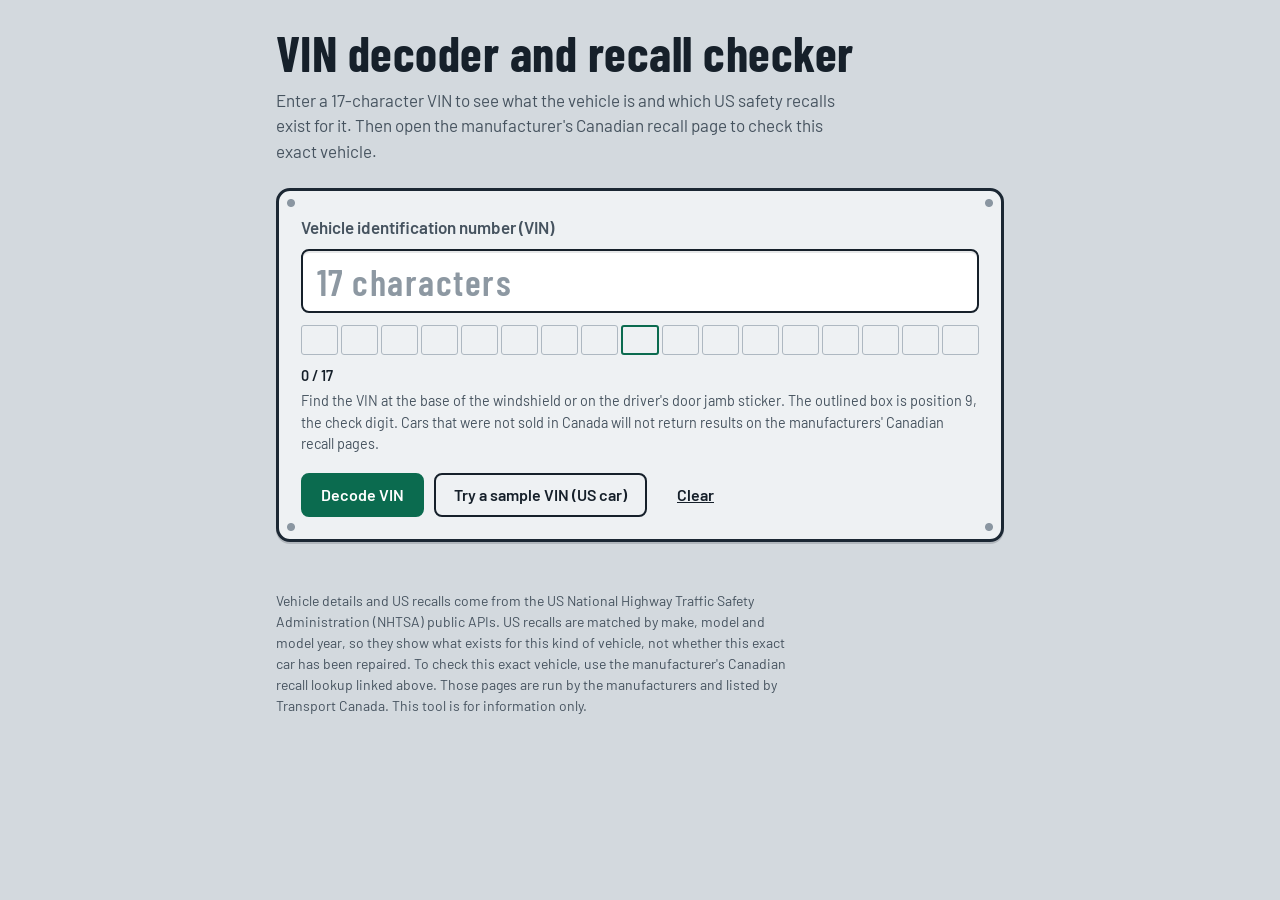
<file: index.html>
<!DOCTYPE html>
<html lang="en">
<head>
  <meta charset="utf-8">
  <meta name="viewport" content="width=device-width, initial-scale=1">
  <title>VIN Decoder and Recall Checker</title>
  <meta name="description" content="Decode a 17-character VIN, see US safety recalls for the vehicle, and jump to Transport Canada's official recall lookup.">
  <link rel="preconnect" href="https://fonts.googleapis.com">
  <link rel="preconnect" href="https://fonts.gstatic.com" crossorigin>
  <link href="https://fonts.googleapis.com/css2?family=Barlow+Condensed:wght@600;700&family=Barlow:wght@400;500;600&display=swap" rel="stylesheet">
  <link rel="stylesheet" href="style.css">
</head>
<body>
  <div class="page">

    <header class="masthead">
      <h1>VIN decoder and recall checker</h1>
      <p>Enter a 17-character VIN to see what the vehicle is and which US safety recalls exist for it. Then open the manufacturer's Canadian recall page to check this exact vehicle.</p>
    </header>

    <main>
      <section class="plate" aria-labelledby="vin-label">
        <form id="vin-form" novalidate autocomplete="off">
          <label id="vin-label" for="vin-input">Vehicle identification number (VIN)</label>
          <input
            id="vin-input"
            name="vin"
            type="text"
            autocapitalize="characters"
            autocorrect="off"
            spellcheck="false"
            placeholder="17 characters"
            aria-describedby="vin-count vin-help">

          <div class="cells" id="cells" aria-hidden="true"></div>

          <p class="plate-meta">
            <span id="vin-count" class="count">0 / 17</span>
            <span id="vin-help">Find the VIN at the base of the windshield or on the driver's door jamb sticker. The outlined box is position 9, the check digit. Cars that were not sold in Canada will not return results on the manufacturers' Canadian recall pages.</span>
          </p>

          <div class="actions">
            <button type="submit" class="btn primary" id="decode-btn">Decode VIN</button>
            <button type="button" class="btn" id="example-btn">Try a sample VIN (US car)</button>
            <button type="button" class="btn quiet" id="clear-btn">Clear</button>
          </div>
        </form>
      </section>

      <div id="status" class="status" role="status" aria-live="polite"></div>

      <div id="results" hidden>
        <div class="actions toolbar">
          <button type="button" class="btn" id="copy-report-btn">Copy report</button>
          <button type="button" class="btn" id="print-btn">Print</button>
        </div>

        <section id="vehicle" class="section" aria-labelledby="vehicle-title"></section>
        <section id="recalls" class="section" aria-labelledby="recalls-title"></section>
        <section id="canada" class="section" aria-labelledby="canada-title"></section>
      </div>
    </main>

    <footer class="footer">
      <p>Vehicle details and US recalls come from the US National Highway Traffic Safety Administration (NHTSA) public APIs. US recalls are matched by make, model and model year, so they show what exists for this kind of vehicle, not whether this exact car has been repaired. To check this exact vehicle, use the manufacturer's Canadian recall lookup linked above. Those pages are run by the manufacturers and listed by Transport Canada. This tool is for information only.</p>
    </footer>

  </div>
  <script src="script.js"></script>
</body>
</html>
</file>
<file: style.css>
/* VIN Decoder and Recall Checker
   Design idea: the VIN input is a riveted steel plate, like the one on a real car.
   Everything else stays quiet so the plate is the one memorable thing. */

:root {
  --steel: #d3d9de;
  --plate: #eef1f3;
  --edge: #1b2733;
  --ink: #16202a;
  --ink-soft: #46535f;
  --line: #aeb8c1;
  --green: #0b6b4f;
  --amber: #7a4a00;
  --amber-bg: #fbefd9;
  --alert: #a32119;
  --alert-bg: #fbe4e1;

  --display: "Barlow Condensed", "Arial Narrow", Arial, sans-serif;
  --body: "Barlow", system-ui, -apple-system, "Segoe UI", Roboto, Arial, sans-serif;
}

*, *::before, *::after { box-sizing: border-box; }

html { scroll-behavior: smooth; }

body {
  margin: 0;
  background: var(--steel);
  color: var(--ink);
  font-family: var(--body);
  font-size: 1.0625rem;
  line-height: 1.5;
}

.page {
  max-width: 760px;
  margin: 0 auto;
  padding: 28px 16px 72px;
}

/* ---------- Masthead ---------- */

.masthead h1 {
  margin: 0 0 10px;
  font-family: var(--display);
  font-weight: 700;
  font-size: clamp(2.1rem, 7vw, 3.1rem);
  line-height: 1;
  letter-spacing: 0.01em;
}

.masthead p {
  margin: 0 0 24px;
  max-width: 58ch;
  color: var(--ink-soft);
}

/* ---------- The plate ---------- */

.plate {
  position: relative;
  padding: 24px 22px 22px;
  border: 3px solid var(--edge);
  border-radius: 14px;
  background:
    radial-gradient(circle at 12px 12px, #8a96a1 0 3.5px, transparent 4.5px),
    radial-gradient(circle at calc(100% - 12px) 12px, #8a96a1 0 3.5px, transparent 4.5px),
    radial-gradient(circle at 12px calc(100% - 12px), #8a96a1 0 3.5px, transparent 4.5px),
    radial-gradient(circle at calc(100% - 12px) calc(100% - 12px), #8a96a1 0 3.5px, transparent 4.5px),
    var(--plate);
  box-shadow: 0 2px 0 rgba(22, 32, 42, 0.18);
}

.plate label {
  display: block;
  margin-bottom: 8px;
  font-weight: 600;
  color: var(--ink-soft);
}

#vin-input {
  width: 100%;
  padding: 8px 14px;
  border: 2px solid var(--ink);
  border-radius: 8px;
  background: #fff;
  color: var(--ink);
  font-family: var(--display);
  font-weight: 700;
  font-size: clamp(1.5rem, 6.4vw, 2.3rem);
  letter-spacing: 0.08em;
  text-transform: uppercase;
  box-shadow: inset 0 2px 0 rgba(22, 32, 42, 0.1);
}

#vin-input::placeholder {
  color: #8d98a2;
  font-weight: 600;
  letter-spacing: 0.04em;
  text-transform: none;
}

/* The 17 character slots under the input */

.cells {
  display: grid;
  grid-template-columns: repeat(17, 1fr);
  gap: 3px;
  margin-top: 12px;
}

.cell {
  display: flex;
  align-items: center;
  justify-content: center;
  height: 30px;
  border: 1.5px solid var(--line);
  border-radius: 3px;
  background: transparent;
  font-family: var(--display);
  font-weight: 700;
  font-size: clamp(0.75rem, 3vw, 1.05rem);
  line-height: 1;
}

.cell.check { border-color: var(--green); border-width: 2px; }
.cell.filled { border-color: var(--ink); background: #fff; }
.cell.filled.check { border-color: var(--green); }
.cell.bad { border-color: var(--alert); background: var(--alert-bg); color: var(--alert); }

.plate-meta {
  display: flex;
  flex-wrap: wrap;
  gap: 4px 14px;
  margin: 10px 0 18px;
  font-size: 0.9rem;
  color: var(--ink-soft);
}

.count { font-weight: 600; color: var(--ink); }
.count.over { color: var(--alert); }

/* ---------- Buttons ---------- */

.actions {
  display: flex;
  flex-wrap: wrap;
  gap: 10px;
}

.btn {
  min-height: 44px;
  padding: 10px 18px;
  border: 2px solid var(--ink);
  border-radius: 8px;
  background: transparent;
  color: var(--ink);
  font-family: var(--body);
  font-weight: 600;
  font-size: 1rem;
  line-height: 1.2;
  text-decoration: none;
  display: inline-flex;
  align-items: center;
  justify-content: center;
  cursor: pointer;
}

.btn:hover { background: rgba(22, 32, 42, 0.07); }

.btn.primary { background: var(--green); border-color: var(--green); color: #fff; }
.btn.primary:hover { background: #095a42; }

.btn.quiet { border-color: transparent; text-decoration: underline; }

.btn:disabled { opacity: 0.55; cursor: progress; }

:focus-visible { outline: 3px solid var(--green); outline-offset: 2px; }
.btn.primary:focus-visible { outline-color: var(--ink); }

/* ---------- Status messages ---------- */

.status {
  margin: 18px 0 0;
  padding: 12px 14px;
  border-left: 5px solid var(--ink-soft);
  background: rgba(255, 255, 255, 0.6);
}

.status:empty { display: none; }
.status.error { border-left-color: var(--alert); background: var(--alert-bg); }

/* ---------- Results ---------- */

.toolbar { margin-top: 22px; }

.section {
  margin-top: 30px;
  padding-top: 12px;
  border-top: 3px solid var(--ink);
}

.section h2 {
  margin: 0 0 8px;
  font-family: var(--display);
  font-weight: 700;
  font-size: 1.75rem;
  line-height: 1.1;
}

.section > p { max-width: 62ch; margin: 0 0 14px; color: var(--ink-soft); }

.notice {
  margin: 0 0 14px;
  padding: 10px 14px;
  border-left: 5px solid var(--amber);
  background: var(--amber-bg);
  color: var(--amber);
  font-weight: 500;
}

/* Vehicle spec sheet */

.specs {
  display: grid;
  grid-template-columns: repeat(auto-fit, minmax(230px, 1fr));
  gap: 0 32px;
  margin: 0;
}

.specs > div {
  padding: 9px 0;
  border-bottom: 1px solid var(--line);
}

.specs dt { font-size: 0.875rem; color: var(--ink-soft); }
.specs dd { margin: 0; font-size: 1.15rem; font-weight: 600; }

.vehicle-title {
  margin: 0 0 6px;
  font-family: var(--display);
  font-weight: 700;
  font-size: clamp(1.7rem, 5.5vw, 2.3rem);
  line-height: 1.05;
}

/* Recalls */

.recall-list { margin: 0; padding: 0; list-style: none; }

.recall {
  margin: 0 0 10px;
  border: 1px solid var(--line);
  border-left: 5px solid var(--amber);
  border-radius: 6px;
  background: rgba(255, 255, 255, 0.7);
}

.recall summary {
  padding: 12px 14px;
  cursor: pointer;
  list-style-position: inside;
}

.recall .component { font-weight: 600; }
.recall .meta { display: block; margin-top: 2px; font-size: 0.9rem; color: var(--ink-soft); }

.recall-body { padding: 0 14px 14px; }
.recall-body h3 { margin: 12px 0 2px; font-size: 0.95rem; font-weight: 600; color: var(--ink-soft); }
.recall-body p { margin: 0; max-width: 66ch; }

.badge {
  display: inline-block;
  margin-left: 8px;
  padding: 1px 8px;
  border-radius: 4px;
  background: var(--alert);
  color: #fff;
  font-size: 0.8rem;
  font-weight: 600;
}

.empty { padding: 12px 14px; border-left: 5px solid var(--green); background: rgba(255, 255, 255, 0.7); }

.footer { margin-top: 48px; font-size: 0.875rem; color: var(--ink-soft); max-width: 66ch; }

/* ---------- Small screens ---------- */

@media (max-width: 480px) {
  .plate { padding: 22px 16px 18px; }
  #vin-input { font-size: 1.3rem; letter-spacing: 0.03em; padding: 8px 10px; }
  .cells { gap: 2px; }
  .cell { height: 26px; border-width: 1px; }
  .btn { flex: 1 1 auto; }
}

@media (prefers-reduced-motion: reduce) {
  html { scroll-behavior: auto; }
}

/* ---------- Print: just the report ---------- */

@media print {
  body { background: #fff; }
  .plate, .status, .actions, .btn, .masthead p { display: none !important; }
  .page { padding: 0; max-width: none; }
  .recall { break-inside: avoid; }
}
</file>
